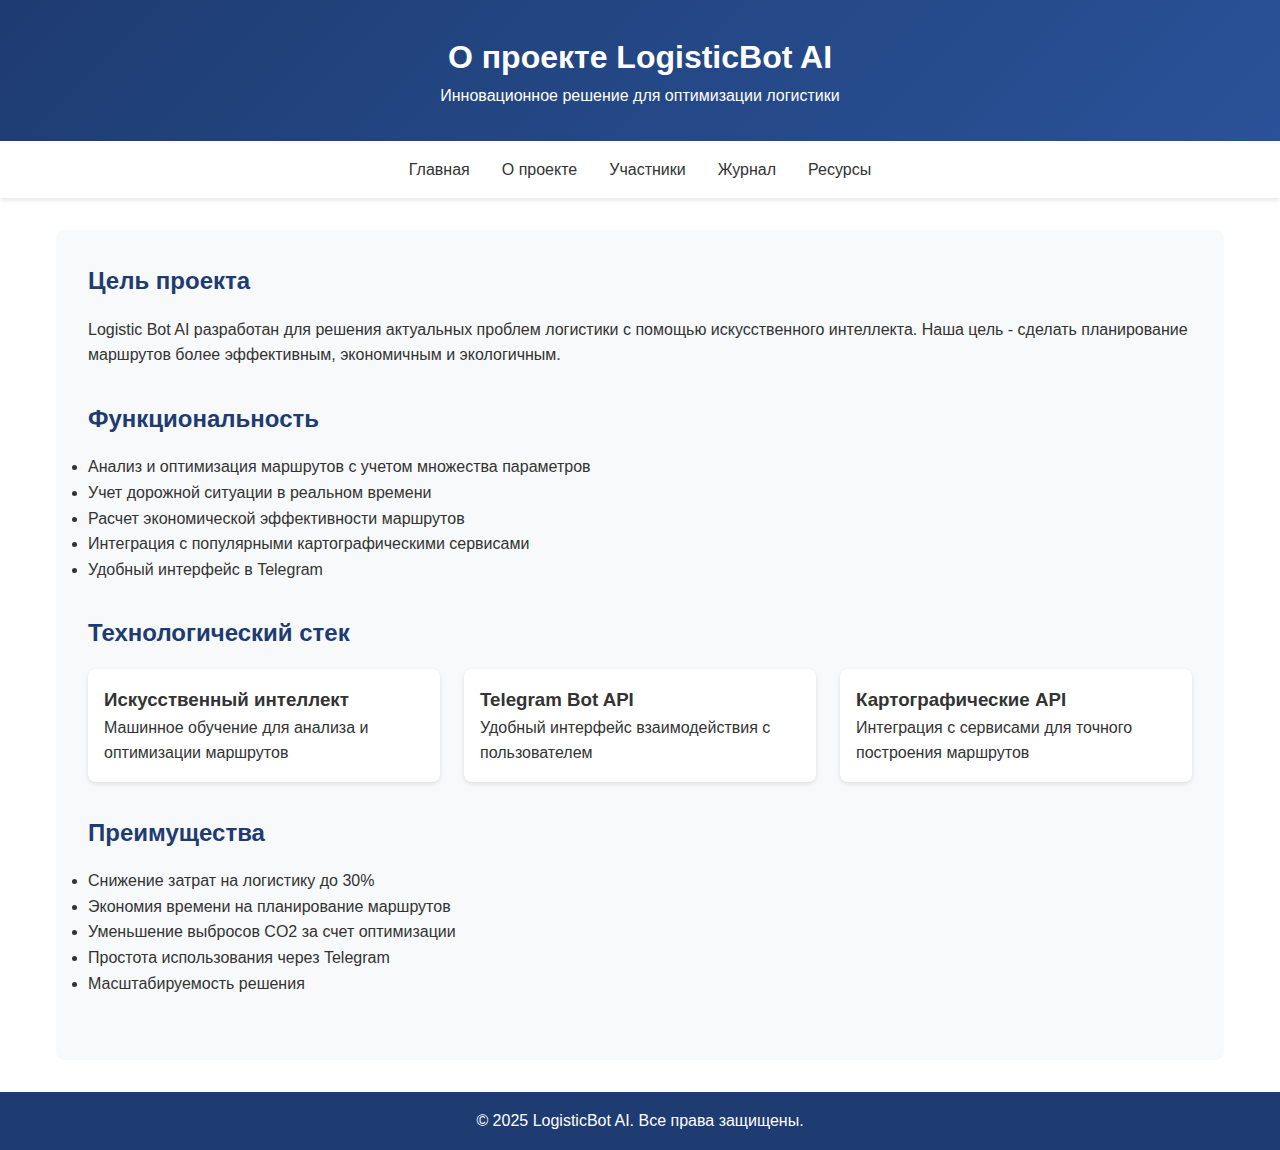
<file: site/about.html>
<!DOCTYPE html>
<html lang="ru">
<head>
    <meta charset="UTF-8">
    <meta name="viewport" content="width=device-width, initial-scale=1.0">
    <title>О проекте - LogisticBot AI</title>
    <style>
        * {
            margin: 0;
            padding: 0;
            box-sizing: border-box;
            font-family: 'Segoe UI', Tahoma, Geneva, Verdana, sans-serif;
        }

        body {
            line-height: 1.6;
            color: #333;
        }

        .header {
            background: linear-gradient(135deg, #1e3c72 0%, #2a5298 100%);
            color: white;
            padding: 2rem;
            text-align: center;
        }

        .nav {
            background: #fff;
            padding: 1rem;
            box-shadow: 0 2px 5px rgba(0,0,0,0.1);
        }

        .nav ul {
            list-style: none;
            display: flex;
            justify-content: center;
            gap: 2rem;
        }

        .nav a {
            text-decoration: none;
            color: #333;
            font-weight: 500;
            transition: color 0.3s;
        }

        .nav a:hover {
            color: #1e3c72;
        }

        .main-content {
            max-width: 1200px;
            margin: 2rem auto;
            padding: 0 1rem;
        }

        .project-details {
            background: #f8f9fa;
            padding: 2rem;
            border-radius: 8px;
            margin-bottom: 2rem;
        }

        .project-section {
            margin-bottom: 2rem;
        }

        .project-section h2 {
            color: #1e3c72;
            margin-bottom: 1rem;
        }

        .tech-stack {
            display: grid;
            grid-template-columns: repeat(auto-fit, minmax(250px, 1fr));
            gap: 1.5rem;
            margin-top: 1rem;
        }

        .tech-item {
            background: white;
            padding: 1rem;
            border-radius: 8px;
            box-shadow: 0 2px 5px rgba(0,0,0,0.1);
        }

        .footer {
            background: #1e3c72;
            color: white;
            text-align: center;
            padding: 1rem;
            margin-top: 2rem;
        }
    </style>
</head>
<body>
    <header class="header">
        <h1>О проекте LogisticBot AI</h1>
        <p>Инновационное решение для оптимизации логистики</p>
    </header>

    <nav class="nav">
        <ul>
            <li><a href="index.html">Главная</a></li>
            <li><a href="about.html">О проекте</a></li>
            <li><a href="team.html">Участники</a></li>
            <li><a href="journal.html">Журнал</a></li>
            <li><a href="resources.html">Ресурсы</a></li>
        </ul>
    </nav>

    <main class="main-content">
        <section class="project-details">
            <div class="project-section">
                <h2>Цель проекта</h2>
                <p>Logistic Bot AI разработан для решения актуальных проблем логистики с помощью искусственного интеллекта. Наша цель - сделать планирование маршрутов более эффективным, экономичным и экологичным.</p>
            </div>

            <div class="project-section">
                <h2>Функциональность</h2>
                <ul>
                    <li>Анализ и оптимизация маршрутов с учетом множества параметров</li>
                    <li>Учет дорожной ситуации в реальном времени</li>
                    <li>Расчет экономической эффективности маршрутов</li>
                    <li>Интеграция с популярными картографическими сервисами</li>
                    <li>Удобный интерфейс в Telegram</li>
                </ul>
            </div>

            <div class="project-section">
                <h2>Технологический стек</h2>
                <div class="tech-stack">
                    <div class="tech-item">
                        <h3>Искусственный интеллект</h3>
                        <p>Машинное обучение для анализа и оптимизации маршрутов</p>
                    </div>
                    <div class="tech-item">
                        <h3>Telegram Bot API</h3>
                        <p>Удобный интерфейс взаимодействия с пользователем</p>
                    </div>
                    <div class="tech-item">
                        <h3>Картографические API</h3>
                        <p>Интеграция с сервисами для точного построения маршрутов</p>
                    </div>
                </div>
            </div>

            <div class="project-section">
                <h2>Преимущества</h2>
                <ul>
                    <li>Снижение затрат на логистику до 30%</li>
                    <li>Экономия времени на планирование маршрутов</li>
                    <li>Уменьшение выбросов CO2 за счет оптимизации</li>
                    <li>Простота использования через Telegram</li>
                    <li>Масштабируемость решения</li>
                </ul>
            </div>
        </section>
    </main>

    <footer class="footer">
        <p>&copy; 2025 LogisticBot AI. Все права защищены.</p>
    </footer>
</body>
</html>
</file>
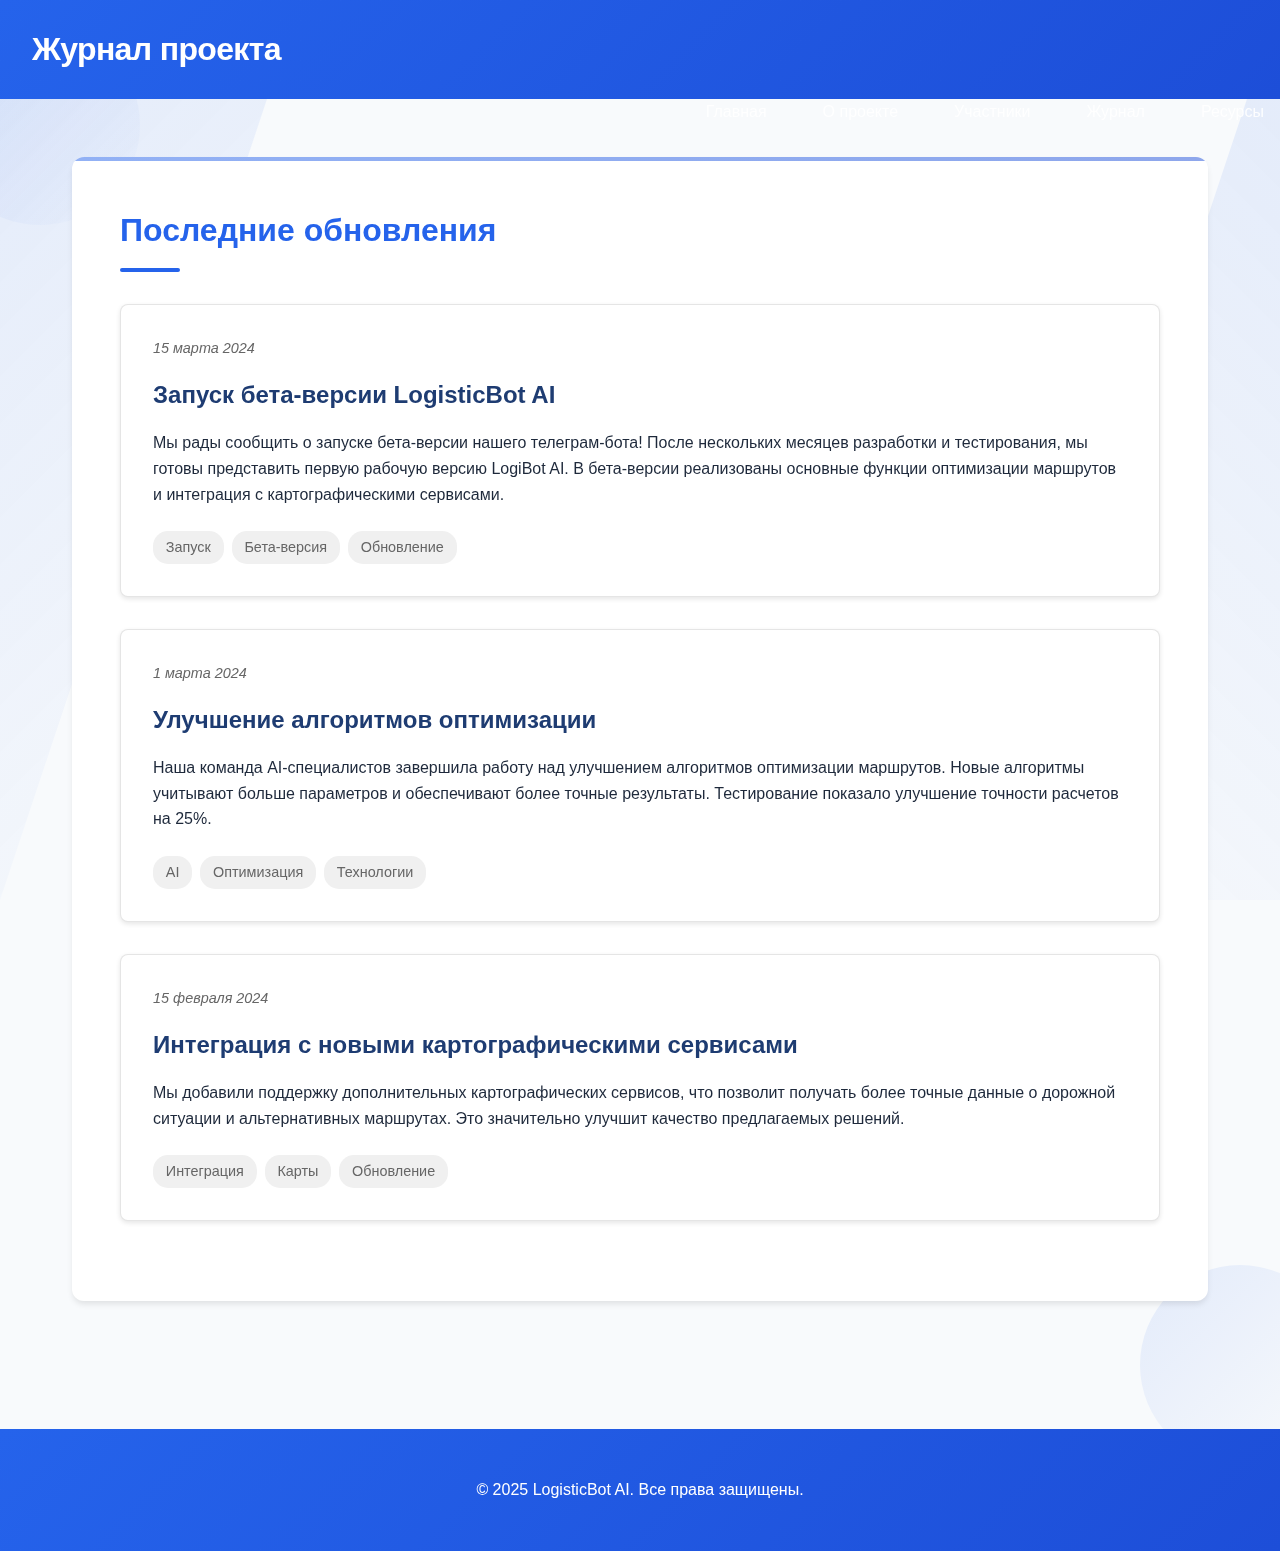
<file: site/journal.html>
<!DOCTYPE html>
<html lang="ru">
<head>
    <meta charset="UTF-8">
    <meta name="viewport" content="width=device-width, initial-scale=1.0">
    <title>Журнал - LogiBot AI</title>
    <link rel="stylesheet" href="styles.css">
    <style>
        .journal-post {
            background: white;
            padding: 2rem;
            border-radius: 8px;
            box-shadow: 0 2px 5px rgba(0,0,0,0.1);
            margin-bottom: 2rem;
        }

        .journal-post .date {
            color: #666;
            font-style: italic;
            margin-bottom: 1rem;
        }

        .journal-post h3 {
            color: #1e3c72;
            margin-bottom: 1rem;
        }

        .journal-post .content {
            margin-bottom: 1rem;
        }

        .journal-post .tags {
            display: flex;
            gap: 0.5rem;
            flex-wrap: wrap;
        }

        .tag {
            background: #f0f0f0;
            padding: 0.3rem 0.8rem;
            border-radius: 15px;
            font-size: 0.9rem;
            color: #666;
        }
    </style>
</head>
<body>
    <header class="header">
        <h1>Журнал проекта</h1>
        <p>Последние новости и обновления LogisticBot AI</p>
    </header>

    <nav class="nav">
        <ul>
            <li><a href="index.html">Главная</a></li>
            <li><a href="index.html#about">О проекте</a></li>
            <li><a href="team.html">Участники</a></li>
            <li><a href="journal.html">Журнал</a></li>
            <li><a href="resources.html">Ресурсы</a></li>
        </ul>
    </nav>

    <main class="main-content">
        <section class="section">
            <h2>Последние обновления</h2>

            <article class="journal-post">
                <div class="date">15 марта 2024</div>
                <h3>Запуск бета-версии LogisticBot AI</h3>
                <div class="content">
                    <p>Мы рады сообщить о запуске бета-версии нашего телеграм-бота! После нескольких месяцев разработки и тестирования, мы готовы представить первую рабочую версию LogiBot AI. В бета-версии реализованы основные функции оптимизации маршрутов и интеграция с картографическими сервисами.</p>
                </div>
                <div class="tags">
                    <span class="tag">Запуск</span>
                    <span class="tag">Бета-версия</span>
                    <span class="tag">Обновление</span>
                </div>
            </article>

            <article class="journal-post">
                <div class="date">1 марта 2024</div>
                <h3>Улучшение алгоритмов оптимизации</h3>
                <div class="content">
                    <p>Наша команда AI-специалистов завершила работу над улучшением алгоритмов оптимизации маршрутов. Новые алгоритмы учитывают больше параметров и обеспечивают более точные результаты. Тестирование показало улучшение точности расчетов на 25%.</p>
                </div>
                <div class="tags">
                    <span class="tag">AI</span>
                    <span class="tag">Оптимизация</span>
                    <span class="tag">Технологии</span>
                </div>
            </article>

            <article class="journal-post">
                <div class="date">15 февраля 2024</div>
                <h3>Интеграция с новыми картографическими сервисами</h3>
                <div class="content">
                    <p>Мы добавили поддержку дополнительных картографических сервисов, что позволит получать более точные данные о дорожной ситуации и альтернативных маршрутах. Это значительно улучшит качество предлагаемых решений.</p>
                </div>
                <div class="tags">
                    <span class="tag">Интеграция</span>
                    <span class="tag">Карты</span>
                    <span class="tag">Обновление</span>
                </div>
            </article>
        </section>
    </main>

    <footer class="footer">
        <p>&copy; 2025 LogisticBot AI. Все права защищены.</p>
    </footer>
</body>
</html>
</file>
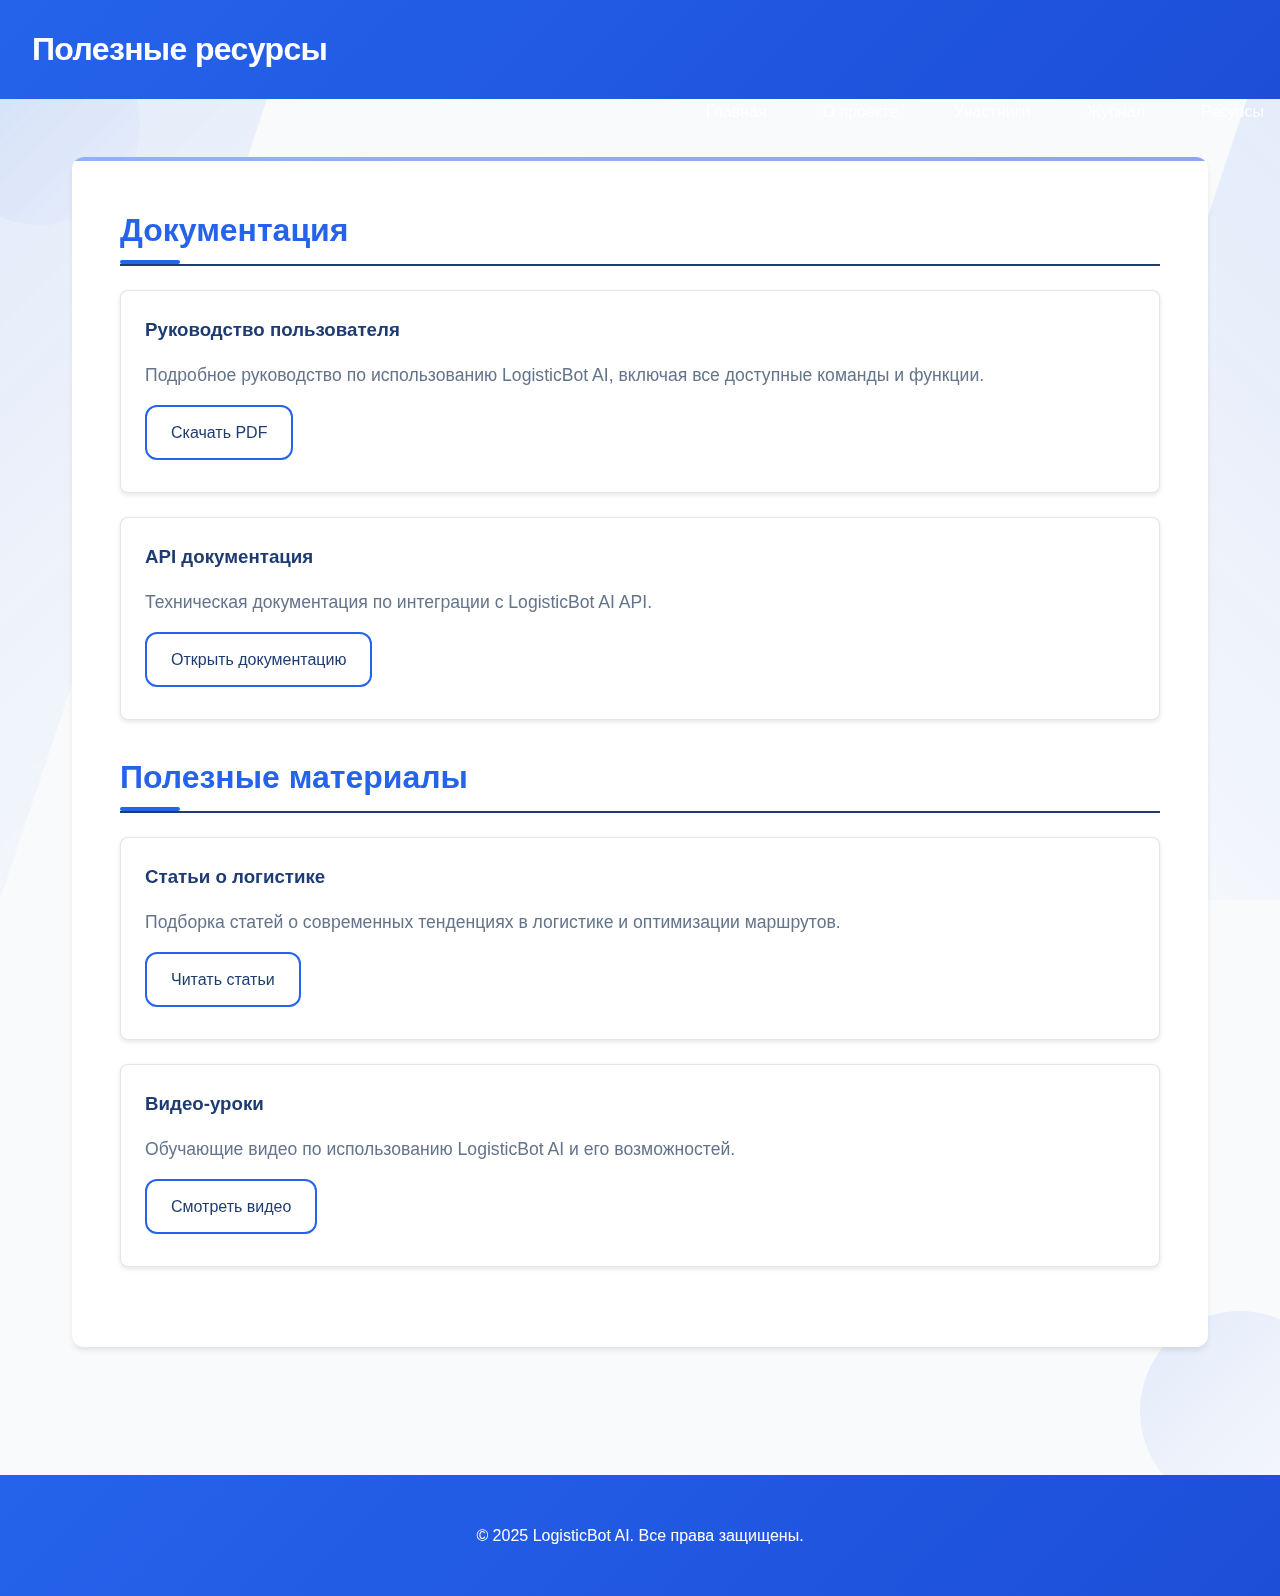
<file: site/resources.html>
<!DOCTYPE html>
<html lang="ru">
<head>
    <meta charset="UTF-8">
    <meta name="viewport" content="width=device-width, initial-scale=1.0">
    <title>Ресурсы - LogisticBot AI</title>
    <link rel="stylesheet" href="styles.css">
    <style>
        .resource-card {
            background: white;
            padding: 1.5rem;
            border-radius: 8px;
            box-shadow: 0 2px 5px rgba(0,0,0,0.1);
            margin-bottom: 1.5rem;
        }

        .resource-card h3 {
            color: #1e3c72;
            margin-bottom: 1rem;
        }

        .resource-card .description {
            margin-bottom: 1rem;
        }

        .resource-card .link {
            display: inline-block;
            color: #1e3c72;
            text-decoration: none;
            font-weight: 500;
            transition: color 0.3s;
        }

        .resource-card .link:hover {
            color: #2a5298;
            text-decoration: underline;
        }

        .resource-category {
            margin-bottom: 2rem;
        }

        .resource-category h2 {
            margin-bottom: 1rem;
            padding-bottom: 0.5rem;
            border-bottom: 2px solid #1e3c72;
        }
    </style>
</head>
<body>
    <header class="header">
        <h1>Полезные ресурсы</h1>
        <p>Материалы и ссылки для изучения проекта LogisticBot AI</p>
    </header>

    <nav class="nav">
        <ul>
            <li><a href="index.html">Главная</a></li>
            <li><a href="index.html#about">О проекте</a></li>
            <li><a href="team.html">Участники</a></li>
            <li><a href="journal.html">Журнал</a></li>
            <li><a href="resources.html">Ресурсы</a></li>
        </ul>
    </nav>

    <main class="main-content">
        <section class="section">
            <div class="resource-category">
                <h2>Документация</h2>
                <div class="resource-card">
                    <h3>Руководство пользователя</h3>
                    <p class="description">Подробное руководство по использованию LogisticBot AI, включая все доступные команды и функции.</p>
                    <a href="#" class="link">Скачать PDF</a>
                </div>
                <div class="resource-card">
                    <h3>API документация</h3>
                    <p class="description">Техническая документация по интеграции с LogisticBot AI API.</p>
                    <a href="#" class="link">Открыть документацию</a>
                </div>
            </div>

            <div class="resource-category">
                <h2>Полезные материалы</h2>
                <div class="resource-card">
                    <h3>Статьи о логистике</h3>
                    <p class="description">Подборка статей о современных тенденциях в логистике и оптимизации маршрутов.</p>
                    <a href="#" class="link">Читать статьи</a>
                </div>
                <div class="resource-card">
                    <h3>Видео-уроки</h3>
                    <p class="description">Обучающие видео по использованию LogisticBot AI и его возможностей.</p>
                    <a href="#" class="link">Смотреть видео</a>
                </div>
            </div>
        </section>
    </main>

    <footer class="footer">
        <p>&copy; 2025 LogisticBot AI. Все права защищены.</p>
    </footer>
</body>
</html>
</file>
<file: site/styles.css>
/* Общие стили */
* {
    margin: 0;
    padding: 0;
    box-sizing: border-box;
}

:root {
    --primary-color: #2563eb;
    --primary-dark: #1d4ed8;
    --secondary-color: #64748b;
    --background-color: #f8fafc;
    --card-background: #ffffff;
    --text-color: #1e293b;
    --text-light: #64748b;
    --border-radius: 12px;
    --transition: all 0.3s ease;
}

body {
    font-family: 'Inter', 'Segoe UI', sans-serif;
    line-height: 1.6;
    color: var(--text-color);
    background-color: var(--background-color);
    position: relative;
    min-height: 100vh;
}

body::before,
body::after {
    content: '';
    position: fixed;
    top: 0;
    width: 300px;
    height: 100vh;
    z-index: -1;
    opacity: 0.1;
}

body::before {
    left: 0;
    background: linear-gradient(135deg, var(--primary-color), transparent);
    clip-path: polygon(0 0, 100% 0, 0 100%);
}

body::after {
    right: 0;
    background: linear-gradient(225deg, var(--primary-color), transparent);
    clip-path: polygon(100% 0, 100% 100%, 0 100%);
}

/* Шапка */
.header {
    background: linear-gradient(135deg, var(--primary-color), var(--primary-dark));
    color: white;
    padding: 1.5rem 2rem;
    position: relative;
    overflow: hidden;
    display: flex;
    justify-content: space-between;
    align-items: center;
}

.header::before {
    content: '';
    position: absolute;
    top: 0;
    left: 0;
    right: 0;
    bottom: 0;
    background: url('data:image/svg+xml,<svg width="20" height="20" viewBox="0 0 20 20" xmlns="http://www.w3.org/2000/svg"><rect width="1" height="1" fill="rgba(255,255,255,0.1)"/></svg>');
    opacity: 0.1;
}

.header h1 {
    font-size: 2rem;
    font-weight: 800;
    margin: 0;
    letter-spacing: -0.02em;
    position: relative;
    z-index: 1;
}

.header p {
    display: none;
}

/* Навигация */
.nav {
    background-color: transparent;
    box-shadow: none;
    position: relative;
    z-index: 1;
}

.nav ul {
    display: flex;
    justify-content: flex-end;
    list-style: none;
    padding: 0;
    margin: 0;
    gap: 1.5rem;
}

.nav a {
    color: white;
    text-decoration: none;
    padding: 0.5rem 1rem;
    border-radius: var(--border-radius);
    font-weight: 500;
    transition: var(--transition);
    opacity: 0.9;
}

.nav a:hover {
    background-color: rgba(255, 255, 255, 0.1);
    color: white;
    opacity: 1;
}

/* Основной контент */
.main-content {
    max-width: 1200px;
    margin: 0 auto;
    padding: 2rem;
    position: relative;
}

.main-content::before,
.main-content::after {
    content: '';
    position: absolute;
    width: 200px;
    height: 200px;
    border-radius: 50%;
    background: linear-gradient(135deg, var(--primary-color), transparent);
    opacity: 0.1;
    z-index: -1;
}

.main-content::before {
    top: -100px;
    left: -100px;
}

.main-content::after {
    bottom: -100px;
    right: -100px;
}

.section {
    background-color: var(--card-background);
    border-radius: var(--border-radius);
    padding: 3rem;
    margin-bottom: 2rem;
    box-shadow: 0 4px 6px -1px rgba(0, 0, 0, 0.1);
    transition: var(--transition);
    position: relative;
    overflow: hidden;
}

.section::before {
    content: '';
    position: absolute;
    top: 0;
    left: 0;
    right: 0;
    height: 4px;
    background: linear-gradient(90deg, var(--primary-color), var(--primary-dark));
    opacity: 0.5;
}

.section:hover {
    transform: translateY(-5px);
    box-shadow: 0 10px 15px -3px rgba(0, 0, 0, 0.1);
}

.section h2 {
    color: var(--primary-color);
    margin-bottom: 2rem;
    font-size: 2rem;
    font-weight: 700;
    position: relative;
    padding-bottom: 1rem;
}

.section h2::after {
    content: '';
    position: absolute;
    bottom: 0;
    left: 0;
    width: 60px;
    height: 4px;
    background: var(--primary-color);
    border-radius: 2px;
}

.section.visible {
    opacity: 1;
    transform: translateY(0);
}

/* Добавляем декоративные элементы для секций */
.project-section::after {
    content: '';
    position: absolute;
    bottom: 20px;
    right: 20px;
    width: 100px;
    height: 100px;
    background: linear-gradient(135deg, var(--primary-color), transparent);
    opacity: 0.05;
    border-radius: 50%;
    z-index: 0;
}

.tech-stack {
    position: relative;
}

.tech-stack::before {
    content: '';
    position: absolute;
    top: -20px;
    left: -20px;
    width: 150px;
    height: 150px;
    background: linear-gradient(135deg, var(--primary-color), transparent);
    opacity: 0.05;
    border-radius: 50%;
    z-index: 0;
}

/* Карточки функций */
.features {
    display: grid;
    grid-template-columns: repeat(auto-fit, minmax(300px, 1fr));
    gap: 2rem;
    margin-top: 2rem;
}

.feature-card {
    background-color: var(--card-background);
    padding: 2rem;
    border-radius: var(--border-radius);
    transition: var(--transition);
    border: 1px solid rgba(0, 0, 0, 0.1);
    position: relative;
    overflow: hidden;
}

.feature-card::before {
    content: '';
    position: absolute;
    top: 0;
    left: 0;
    width: 100%;
    height: 4px;
    background: linear-gradient(90deg, var(--primary-color), var(--primary-dark));
    transform: scaleX(0);
    transition: var(--transition);
}

.feature-card:hover {
    transform: translateY(-10px);
    box-shadow: 0 20px 25px -5px rgba(0, 0, 0, 0.1);
}

.feature-card:hover::before {
    transform: scaleX(1);
}

.feature-card h3 {
    color: var(--primary-color);
    margin-bottom: 1rem;
    font-size: 1.5rem;
    font-weight: 600;
}

/* Команда */
.team-grid {
    display: grid;
    grid-template-columns: repeat(auto-fit, minmax(300px, 1fr));
    gap: 2rem;
    margin-top: 2rem;
}

.team-member {
    text-align: center;
    padding: 2rem;
    background-color: var(--card-background);
    border-radius: var(--border-radius);
    transition: var(--transition);
    border: 1px solid rgba(0, 0, 0, 0.1);
}

.team-member:hover {
    transform: translateY(-10px);
    box-shadow: 0 20px 25px -5px rgba(0, 0, 0, 0.1);
}

.team-member img {
    width: 180px;
    height: 180px;
    border-radius: 50%;
    margin-bottom: 1.5rem;
    border: 4px solid var(--primary-color);
    transition: var(--transition);
}

.team-member:hover img {
    transform: scale(1.05);
}

.team-member h3 {
    color: var(--primary-color);
    margin-bottom: 0.5rem;
    font-size: 1.5rem;
    font-weight: 600;
}

.role {
    color: var(--text-light);
    font-style: italic;
    margin-bottom: 1.5rem;
    font-size: 1.1rem;
}

.contribution {
    text-align: left;
    margin-top: 1.5rem;
    padding-top: 1.5rem;
    border-top: 1px solid rgba(0, 0, 0, 0.1);
}

.contribution h4 {
    color: var(--primary-color);
    margin-bottom: 1rem;
    font-size: 1.2rem;
    font-weight: 600;
}

.contribution ul {
    list-style: none;
    color: var(--text-light);
}

.contribution li {
    margin-bottom: 0.5rem;
    padding-left: 1.5rem;
    position: relative;
}

.contribution li::before {
    content: '→';
    position: absolute;
    left: 0;
    color: var(--primary-color);
}

/* Журнал */
.journal-post {
    background-color: var(--card-background);
    padding: 2rem;
    border-radius: var(--border-radius);
    margin-bottom: 2rem;
    transition: var(--transition);
    border: 1px solid rgba(0, 0, 0, 0.1);
}

.journal-post:hover {
    transform: translateY(-5px);
    box-shadow: 0 20px 25px -5px rgba(0, 0, 0, 0.1);
}

.date {
    color: var(--text-light);
    font-size: 0.9rem;
    margin-bottom: 1rem;
    font-weight: 500;
}

.journal-post h3 {
    color: var(--primary-color);
    margin-bottom: 1rem;
    font-size: 1.5rem;
    font-weight: 600;
}

.tags {
    margin-top: 1.5rem;
    display: flex;
    gap: 0.5rem;
    flex-wrap: wrap;
}

.tag {
    background-color: rgba(37, 99, 235, 0.1);
    color: var(--primary-color);
    padding: 0.5rem 1rem;
    border-radius: 20px;
    font-size: 0.9rem;
    font-weight: 500;
    transition: var(--transition);
}

.tag:hover {
    background-color: var(--primary-color);
    color: white;
}

/* Ресурсы */
.resource-category {
    margin-bottom: 3rem;
}

.resource-card {
    background-color: var(--card-background);
    padding: 2rem;
    border-radius: var(--border-radius);
    margin-top: 1.5rem;
    border: 1px solid rgba(0, 0, 0, 0.1);
    transition: var(--transition);
}

.resource-card:hover {
    transform: translateY(-5px);
    box-shadow: 0 20px 25px -5px rgba(0, 0, 0, 0.1);
}

.resource-card h4 {
    color: var(--primary-color);
    margin-bottom: 1rem;
    font-size: 1.3rem;
    font-weight: 600;
}

.description {
    color: var(--text-light);
    margin-bottom: 1.5rem;
    font-size: 1.1rem;
}

.link {
    display: inline-block;
    color: var(--primary-color);
    text-decoration: none;
    padding: 0.8rem 1.5rem;
    border: 2px solid var(--primary-color);
    border-radius: var(--border-radius);
    font-weight: 500;
    transition: var(--transition);
    position: relative;
    overflow: hidden;
}

.link::before {
    content: '';
    position: absolute;
    top: 0;
    left: 0;
    width: 100%;
    height: 100%;
    background: var(--primary-color);
    transform: translateX(-100%);
    transition: var(--transition);
    z-index: -1;
}

.link:hover {
    color: white;
}

.link:hover::before {
    transform: translateX(0);
}

/* Подвал */
.footer {
    background: linear-gradient(135deg, var(--primary-color), var(--primary-dark));
    color: white;
    text-align: center;
    padding: 3rem;
    margin-top: 4rem;
    position: relative;
    overflow: hidden;
}

.footer::before {
    content: '';
    position: absolute;
    top: 0;
    left: 0;
    right: 0;
    bottom: 0;
    background: url('data:image/svg+xml,<svg width="20" height="20" viewBox="0 0 20 20" xmlns="http://www.w3.org/2000/svg"><rect width="1" height="1" fill="rgba(255,255,255,0.1)"/></svg>');
    opacity: 0.1;
}

/* Статистика */
.stats-container {
    display: grid;
    grid-template-columns: repeat(auto-fit, minmax(200px, 1fr));
    gap: 2rem;
    margin: 3rem 0;
    padding: 2rem;
    background: linear-gradient(135deg, rgba(37, 99, 235, 0.1), rgba(29, 78, 216, 0.1));
    border-radius: var(--border-radius);
}

.stat-item {
    text-align: center;
    padding: 1.5rem;
    background: var(--card-background);
    border-radius: var(--border-radius);
    box-shadow: 0 4px 6px -1px rgba(0, 0, 0, 0.1);
    transition: var(--transition);
}

.stat-item:hover {
    transform: translateY(-5px);
    box-shadow: 0 20px 25px -5px rgba(0, 0, 0, 0.1);
}

.stat-number {
    font-size: 3rem;
    font-weight: 800;
    color: var(--primary-color);
    margin-bottom: 0.5rem;
    line-height: 1;
}

.stat-label {
    color: var(--text-light);
    font-size: 1.1rem;
    font-weight: 500;
}

/* Активная навигация */
.nav-link {
    position: relative;
}

.nav-link::after {
    content: '';
    position: absolute;
    bottom: -2px;
    left: 50%;
    width: 0;
    height: 2px;
    background: white;
    transition: var(--transition);
    transform: translateX(-50%);
}

.nav-link:hover::after,
.nav-link.active::after {
    width: 100%;
}

.nav-link.active {
    opacity: 1;
    background-color: rgba(255, 255, 255, 0.1);
}

/* Адаптивность */
@media (max-width: 768px) {
    body::before,
    body::after {
        width: 150px;
    }

    .main-content::before,
    .main-content::after {
        width: 100px;
        height: 100px;
    }

    .main-content::before {
        top: -50px;
        left: -50px;
    }

    .main-content::after {
        bottom: -50px;
        right: -50px;
    }

    .header {
        flex-direction: column;
        padding: 1rem;
        text-align: center;
    }

    .header h1 {
        margin-bottom: 1rem;
    }

    .nav ul {
        flex-direction: row;
        justify-content: center;
        flex-wrap: wrap;
        gap: 0.5rem;
    }

    .nav a {
        font-size: 0.9rem;
        padding: 0.4rem 0.8rem;
    }

    .section {
        padding: 2rem;
    }

    .features {
        grid-template-columns: 1fr;
    }

    .team-grid {
        grid-template-columns: 1fr;
    }

    .team-member img {
        width: 150px;
        height: 150px;
    }

    .stats-container {
        grid-template-columns: 1fr;
        gap: 1rem;
        padding: 1rem;
    }

    .stat-number {
        font-size: 2.5rem;
    }
}

.media-content {
    margin: 1.5rem 0;
    border-radius: var(--border-radius);
    overflow: hidden;
}

.post-image {
    width: 100%;
    max-height: 400px;
    object-fit: cover;
    border-radius: var(--border-radius);
    transition: var(--transition);
}

.post-image:hover {
    transform: scale(1.02);
}

.post-video {
    width: 100%;
    max-height: 400px;
    border-radius: var(--border-radius);
    background-color: #000;
}

.benefits-list {
    list-style: none;
    padding: 0;
    margin: 1.5rem 0;
}

.benefits-list li {
    padding: 1rem;
    margin-bottom: 1rem;
    background: linear-gradient(135deg, rgba(37, 99, 235, 0.1), rgba(29, 78, 216, 0.1));
    border-radius: var(--border-radius);
    font-size: 1.1rem;
    transition: var(--transition);
    display: flex;
    align-items: center;
    gap: 1rem;
}

.benefits-list li:hover {
    transform: translateX(10px);
    background: linear-gradient(135deg, rgba(37, 99, 235, 0.15), rgba(29, 78, 216, 0.15));
}

.benefits-list li::before {
    content: '';
    display: none;
}

.tech-item {
    background: linear-gradient(135deg, rgba(37, 99, 235, 0.05), rgba(29, 78, 216, 0.05));
    padding: 1.5rem;
    border-radius: var(--border-radius);
    transition: var(--transition);
}

.tech-item:hover {
    transform: translateY(-5px);
    background: linear-gradient(135deg, rgba(37, 99, 235, 0.1), rgba(29, 78, 216, 0.1));
}

.tech-item h4 {
    color: var(--primary-color);
    margin-bottom: 1rem;
    font-size: 1.2rem;
    font-weight: 600;
}

.tech-item p {
    color: var(--text-light);
    line-height: 1.6;
}
</file>
